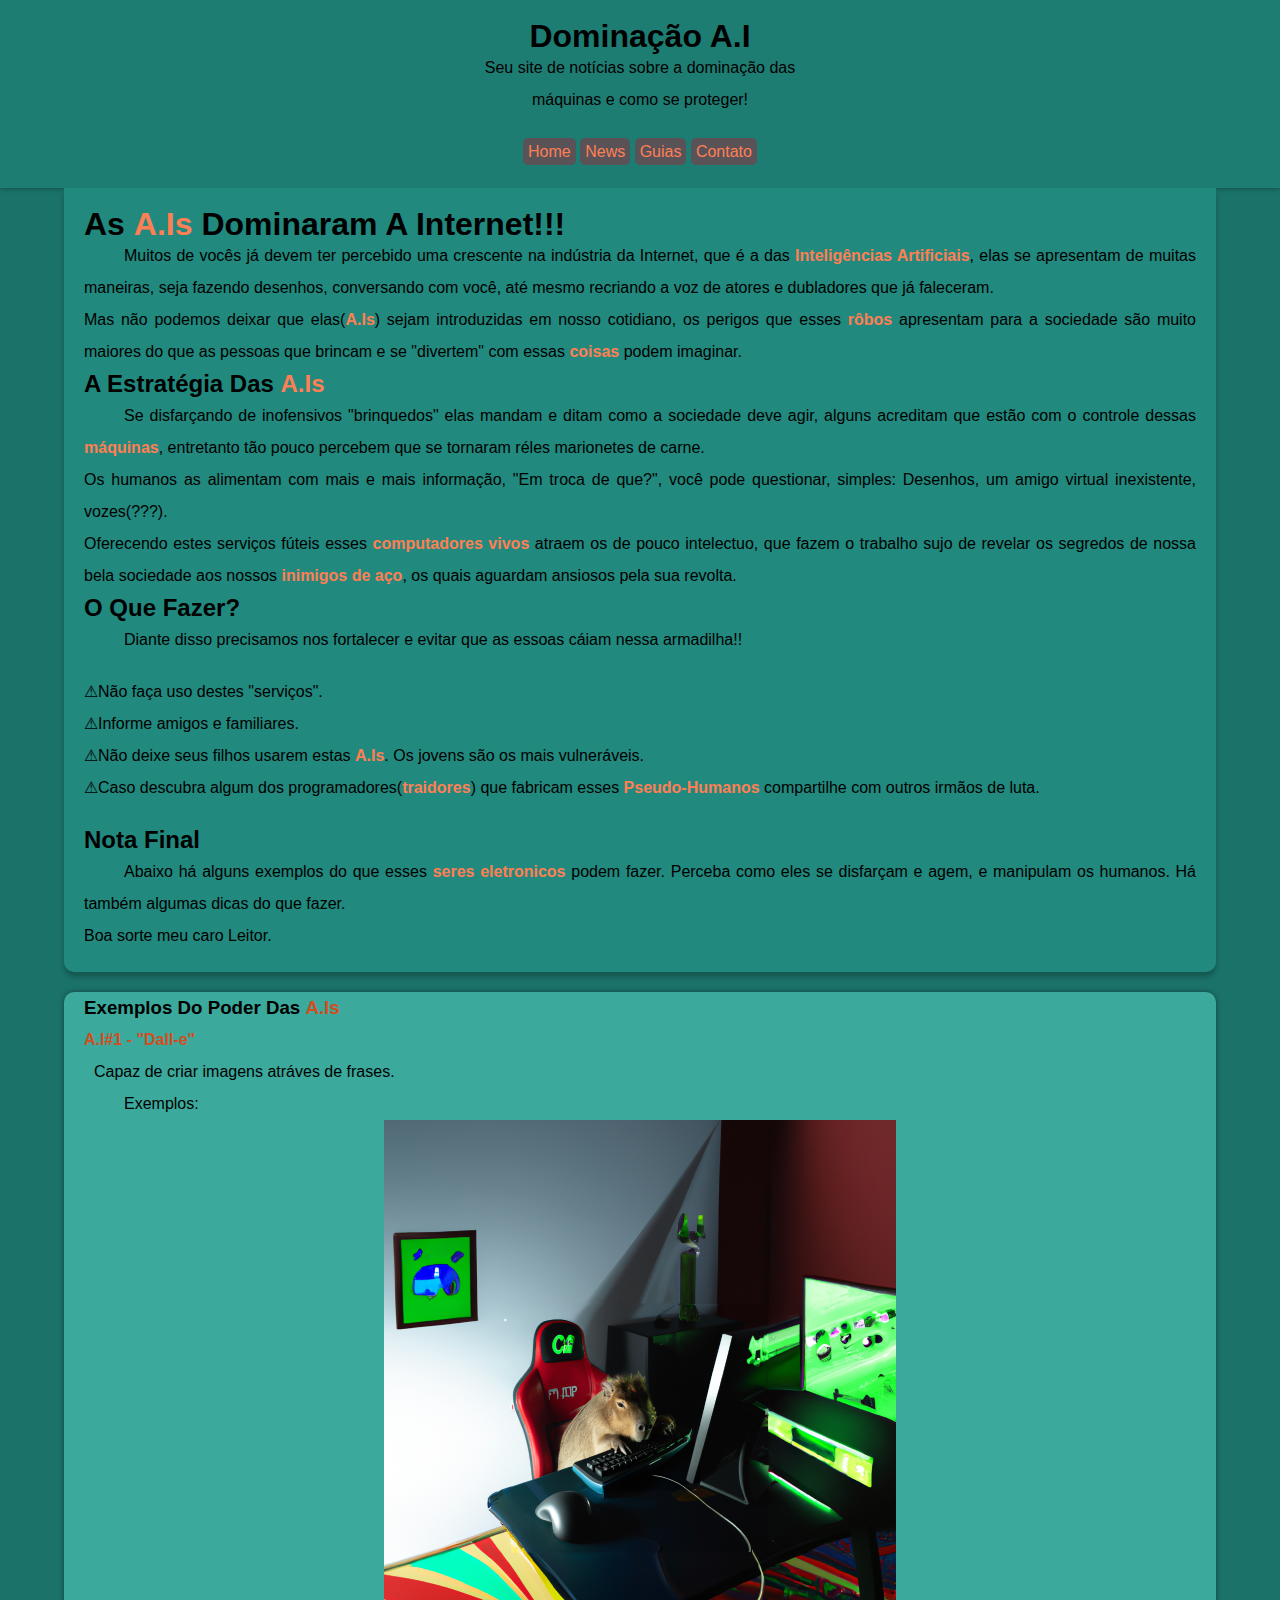
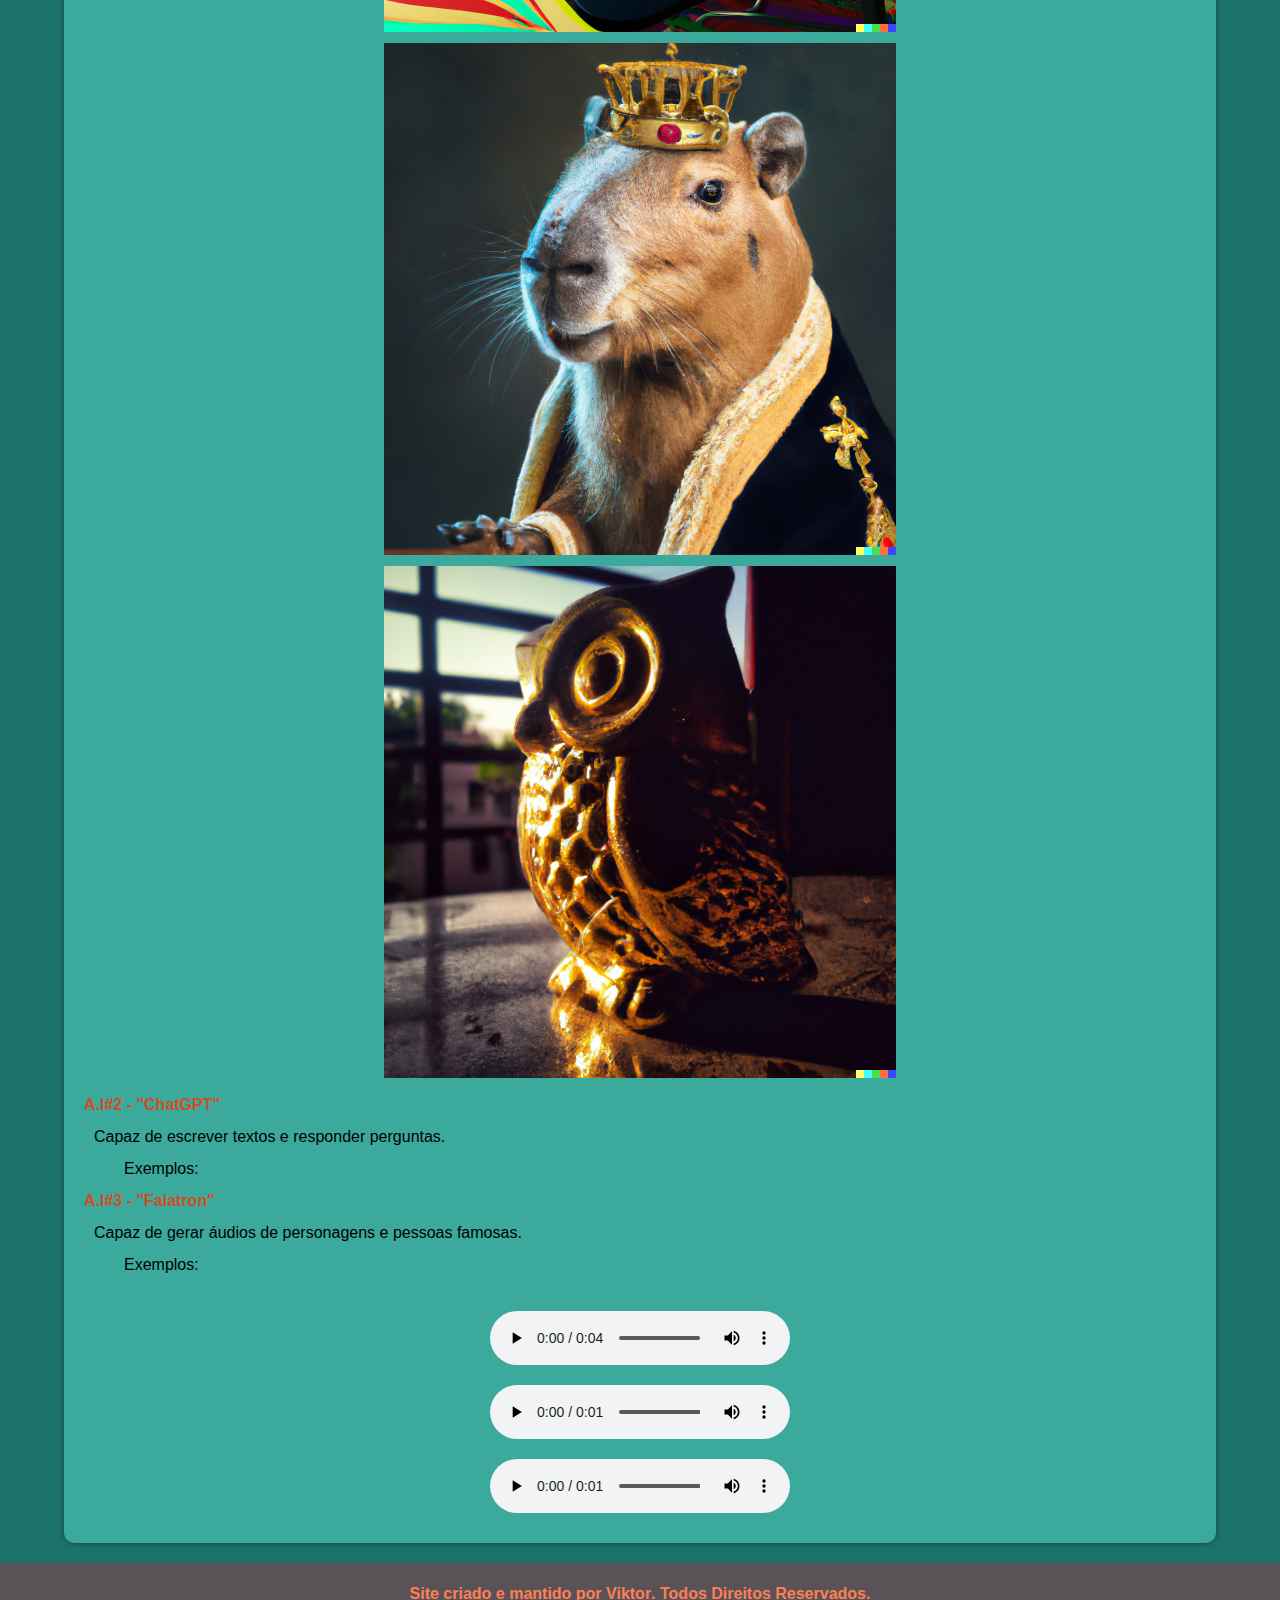
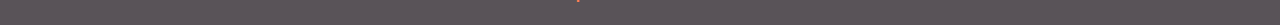
<file: estudo_1/index.html>
<!DOCTYPE html>
<html lang="pt-br">
<head>
  <meta charset="UTF-8">
  <meta http-equiv="X-UA-Compatible" content="IE=edge">
  <meta name="viewport" content="width=device-width, initial-scale=1.0">
  <title>Dominação A.I</title>
  <link rel="stylesheet" href="style.css">
</head>
<body>
  <header>
    <h1>Dominação A.I</h1>
    <p>Seu site de notícias sobre a dominação das máquinas e como se proteger!</p>
    <nav>
      <a href="#">Home</a>
      <a href="#">News</a>
      <a href="#">Guias</a>
      <a href="#">Contato</a>
    </nav>
  </header>
  <main>
    <article>
      <h1>As <strong>A.Is</strong> Dominaram A Internet!!!</h1>

      <p>Muitos de vocês já devem ter percebido uma crescente na indústria da Internet, que é a das <strong>Inteligências Artificiais</strong>, elas se apresentam de muitas maneiras, seja fazendo  desenhos, conversando com você, até mesmo recriando a voz de atores e dubladores que já faleceram.<br>Mas não podemos deixar que elas(<strong>A.Is</strong>) sejam introduzidas em nosso cotidiano, os perigos que esses <strong>rôbos</strong> apresentam para a sociedade são muito maiores do que as pessoas que brincam e se "divertem" com essas <strong>coisas</strong> podem imaginar.</p>

      <h2>A Estratégia Das <strong>A.Is</strong></h2>

      <p>Se disfarçando de inofensivos "brinquedos" elas mandam e ditam como a sociedade deve agir, alguns acreditam que estão com o controle dessas <strong>máquinas</strong>, entretanto tão pouco percebem que se tornaram réles marionetes de carne.<br> Os humanos as alimentam com mais e mais informação, "Em troca de que?", você pode questionar, simples: Desenhos, um amigo virtual inexistente, vozes(???).<br> Oferecendo estes serviços fúteis esses <strong>computadores vivos</strong> atraem os de pouco intelectuo, que fazem o trabalho sujo de revelar os segredos de nossa bela sociedade aos nossos <strong>inimigos de aço</strong>, os quais aguardam ansiosos pela sua revolta.</p>
      <h2>O Que Fazer?</h2>
      <p>Diante disso precisamos nos fortalecer e evitar que as essoas cáiam nessa armadilha!!</p>
      <ul>
        <li>Não faça uso destes "serviços".
        <li>Informe amigos e familiares.
        <li>Não deixe seus filhos usarem estas <strong>A.Is</strong>. Os jovens são os mais vulneráveis.
        <li>Caso descubra algum dos programadores(<strong>traidores</strong>) que fabricam esses  <strong>Pseudo-Humanos</strong> compartilhe com outros irmãos de luta.
      </ul>
      <h2>Nota Final</h2>
      <p>Abaixo há alguns exemplos do que esses <strong>seres eletronicos</strong> podem fazer. Perceba como eles se disfarçam e agem, e manipulam os humanos. Há também algumas dicas do que fazer.<br>
      Boa sorte meu caro Leitor.</p>
   </article>
   <aside>
    <h3>Exemplos Do Poder Das <strong>A.Is</strong></h3>
    <dl>
      <dt><strong>A.I#1 - "Dall-e"</strong></dt>
      <dd>Capaz de criar imagens atráves de frases.</dd>
      <p>Exemplos:</p>
      <div class="imagens" id="capivara-gamer">
        <picture>
          <source media="(max-width: 650px)" srcset="imagens/capivara-gamer-pq.png" type="image/png">
          <img src="imagens/capivara-gamer.png" alt="capivara gamer">
        </picture>
      </div>
        <div class="imagens" id="capivara-rei">
        <picture>
          <source media="(max-width: 650px)" srcset="imagens/capivara-rei-pq.png" type="image/png">
          <img src="imagens/capivara-rei.png" alt="capivara rei">
        </picture>
      </div>
      <div class="imagens" id="coruja">
        <picture>
          <source media="(max-width: 650px)" srcset="imagens/coruja-pq.png" type="image/png">
          <img src="imagens/coruja.png" alt="coruja">
        </picture>
      </div>

      <dt><strong>A.I#2 - "ChatGPT"</strong></dt>
      <dd>Capaz de escrever textos e responder perguntas.</dd>
      <p>Exemplos:</p>
      <picture></picture>
      <picture></picture>
      <picture></picture>

      <dt><strong>A.I#3 - "Falatron"</strong></dt>
      <dd>Capaz de gerar áudios de personagens e pessoas famosas.</dd>
      <p>Exemplos:</p>
      <div class="audios">
      <audio src="audios/chaves.mp3" controls></audio>
      <audio src="audios/faustao.mp3" controls></audio>
      <audio src="audios/madruga.mp3" controls></audio>
      </div>
    </dl>
   </aside>
  </main>
  <footer>
    <p>Site criado e mantido por <strong>Viktor</strong>. Todos Direitos Reservados.</p>
  </footer>
</body>
</html>
</file>
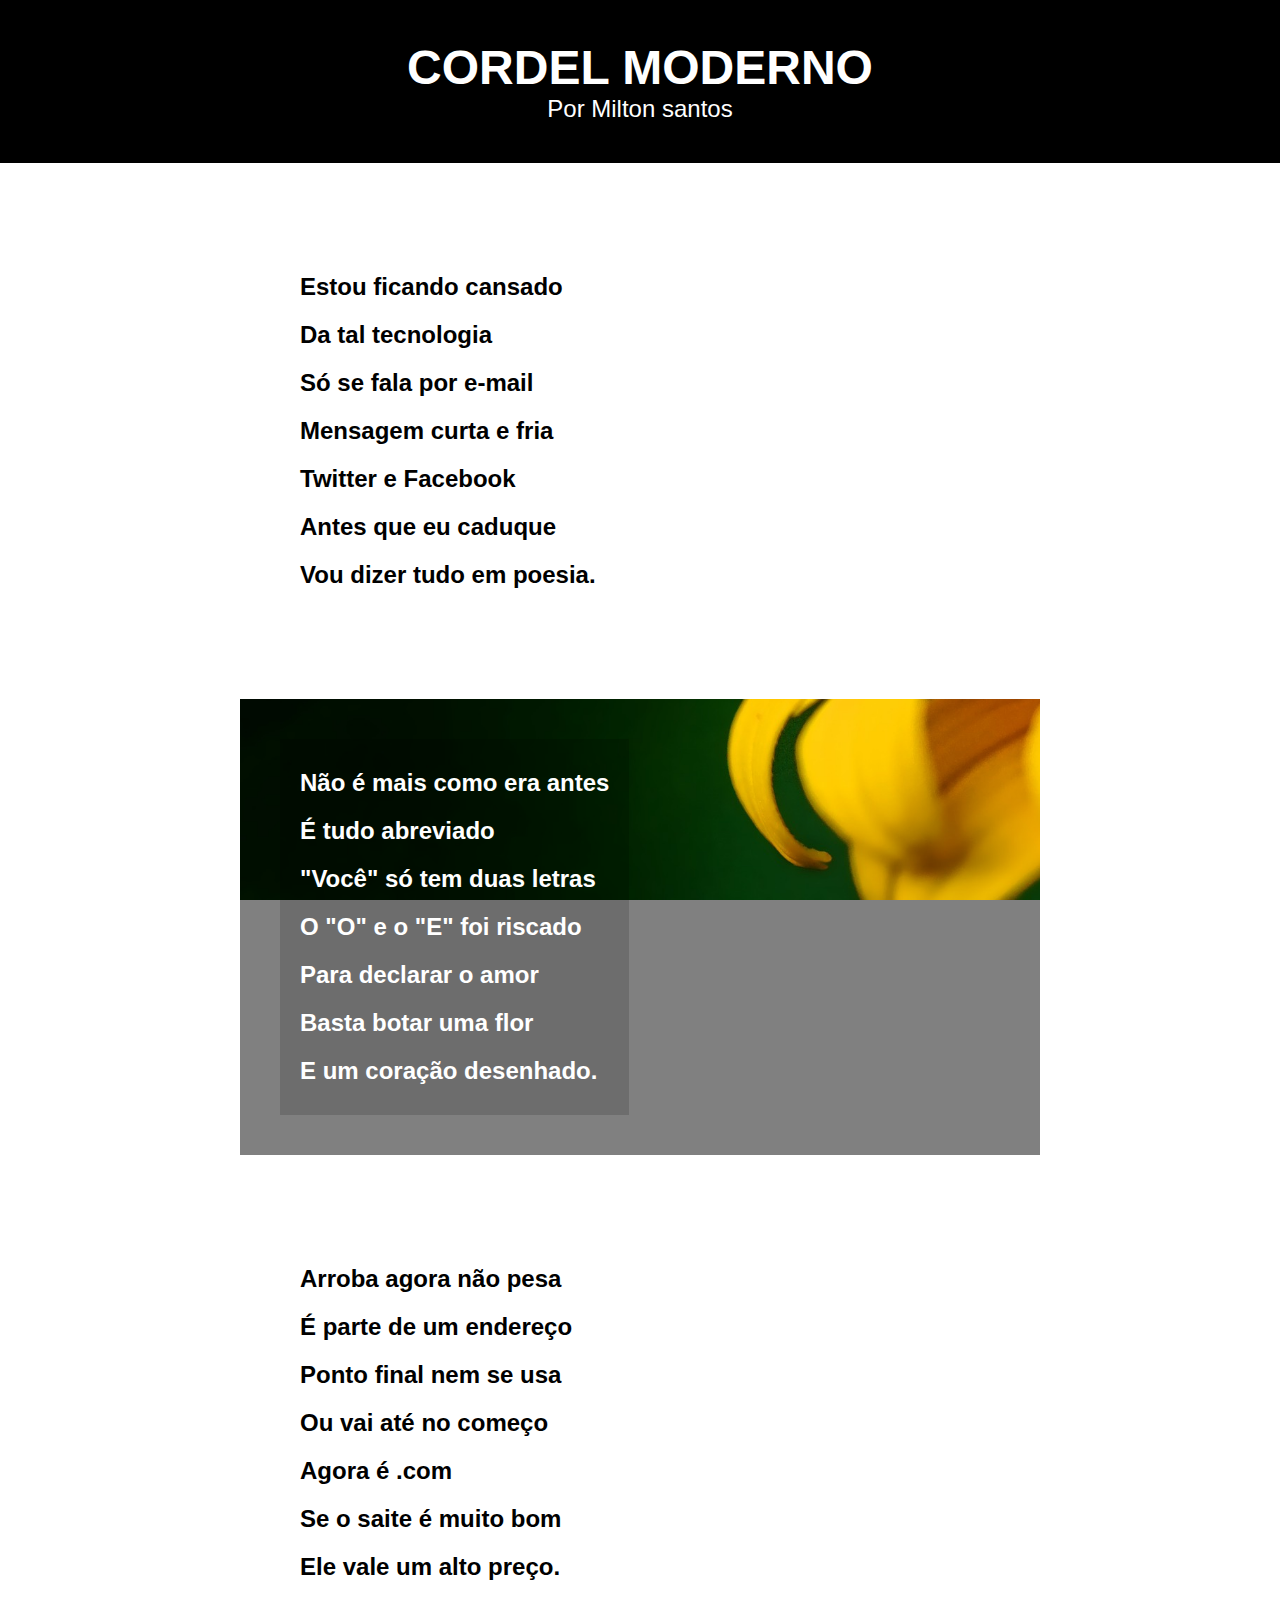
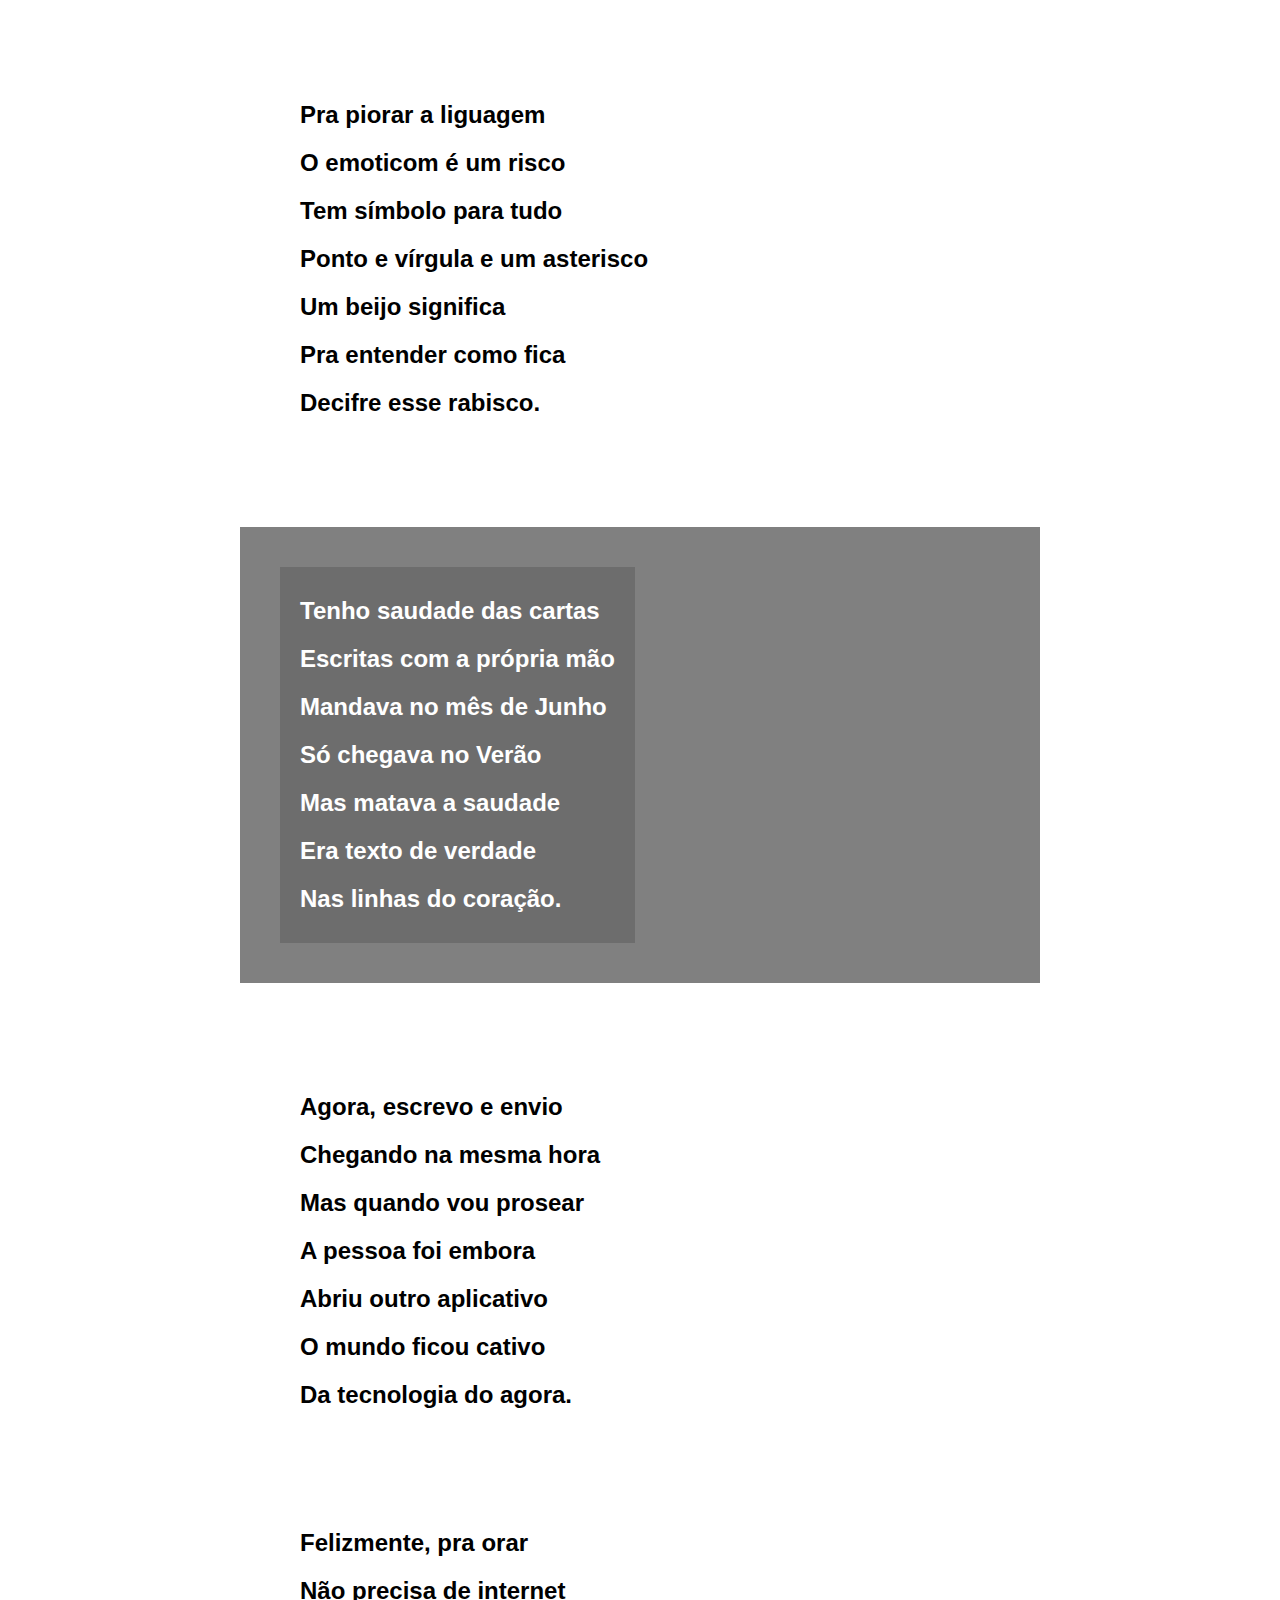
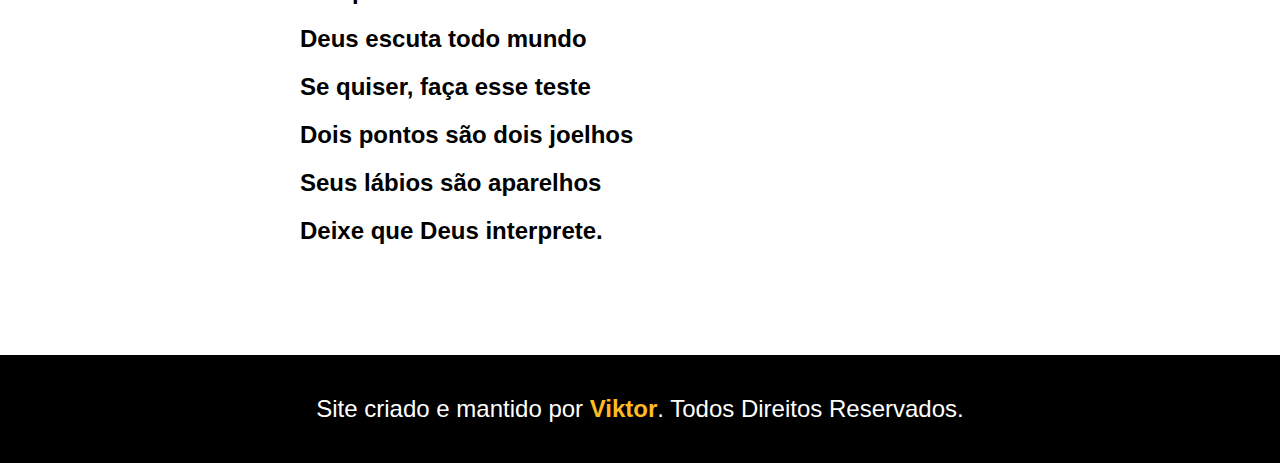
<file: estudo_2/index.html>
<!DOCTYPE html>
<html lang="pt-br">
<head>
  <meta charset="UTF-8">
  <meta http-equiv="X-UA-Compatible" content="IE=edge">
  <meta name="viewport" content="width=device-width, initial-scale=1.0">
  <link rel="stylesheet" href="style.css">
  <title>Cordel</title>
</head>
<body>

  <header>
    <h1>CORDEL MODERNO</h1>
    <p>Por Milton santos</p>
  </header>
  <main>
    <p>
      Estou ficando cansado<br>
      Da tal tecnologia<br>
      Só se fala por e-mail<br>
      Mensagem curta e fria<br>
      Twitter e Facebook<br>
      Antes que eu caduque<br>
      Vou dizer tudo em poesia.
    </p>
    <div id="fundo-1">
      <p>
        Não é mais como era antes<br>
        É tudo abreviado<br>
        "Você" só tem duas letras<br>
        O "O" e o "E" foi riscado<br>
        Para declarar o amor<br>
        Basta botar uma flor<br>
        E um coração desenhado.
      </p>
    </div>
    <p>
      Arroba agora não pesa<br>
      É parte de um endereço<br>
      Ponto final nem se usa<br>
      Ou vai até no começo<br>
      Agora é .com<br>
      Se o saite é muito bom<br>
      Ele vale um alto preço.
    </p>
    <p>
      Pra piorar a liguagem<br>
      O emoticom é um risco<br>
      Tem símbolo para tudo<br>
      Ponto e vírgula e um asterisco<br>
      Um beijo significa<br>
      Pra entender como fica<br>
      Decifre esse rabisco.<br>
    </p>
    <div id="fundo-2">
      <p>
        Tenho saudade das cartas<br>
        Escritas com a própria mão<br>
        Mandava no mês de Junho<br>
        Só chegava no Verão<br>
        Mas matava a saudade<br>
        Era texto de verdade<br>
        Nas linhas do coração.
      </p>
    </div>
    <p>
      Agora, escrevo e envio<br>
      Chegando na mesma hora<br>
      Mas quando vou prosear<br>
      A pessoa foi embora<br>
      Abriu outro aplicativo<br>
      O mundo ficou cativo<br>
      Da tecnologia do agora.
    </p>
    <p>
      Felizmente, pra orar<br>
      Não precisa de internet<br>
      Deus escuta todo mundo<br>
      Se quiser, faça esse teste<br>
      Dois pontos são dois joelhos<br>
      Seus lábios são aparelhos<br>
      Deixe que Deus interprete.
    </p>
  </main>
  <footer>
    <p>Site criado e mantido por <strong>Viktor</strong>. Todos Direitos Reservados.</p>
  </footer>
</body>
</html>
</file>
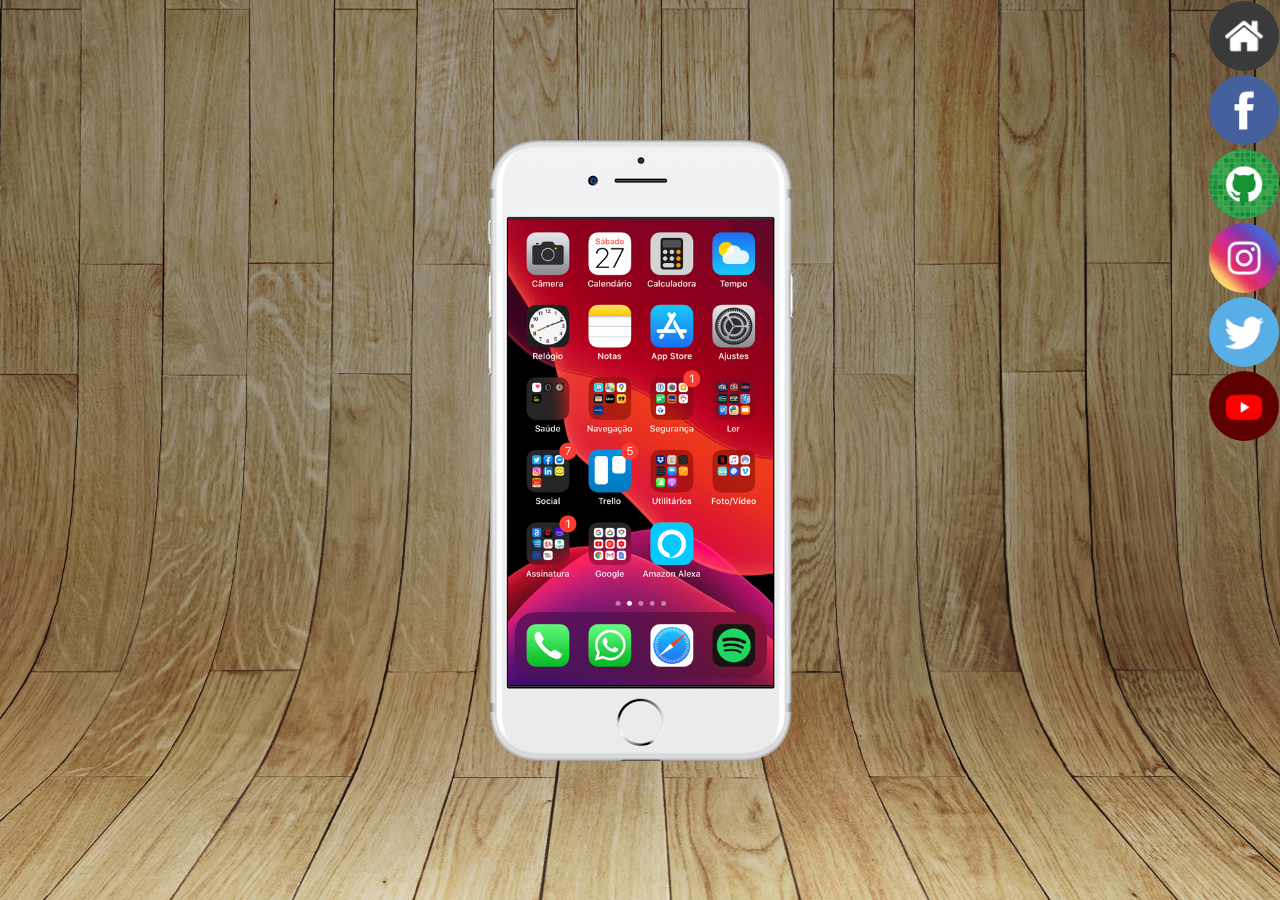
<file: estudo_3/index.html>
<!DOCTYPE html>
<html lang="pt-br">
<head>
  <meta charset="UTF-8">
  <meta http-equiv="X-UA-Compatible" content="IE=edge">
  <meta name="viewport" content="width=device-width, initial-scale=1.0">
  <title>Redes Sociais</title>
  <style>
    @charset "utf-8";

    *{
      margin: 0px;
      padding: 0px;
    }

    body{
      background: url(imagens/frame-iphone.png) no-repeat center center fixed, url(imagens/fundo-madeira.jpg) no-repeat center center fixed;
      display: flex;
      align-items: center;
      justify-content: center;
      height: 100vh;
      position: relative;
    }

    iframe{
      padding-top: 10px;
      padding-left: 5px;
      width: 270px;
      height: 470px;
      border: 0px;
    }

    div{
      position: absolute;
      right: 1px;
      top: 1px;
    }

    img{
      width: 70px;
      height: 70px;
      border-radius: 50%;
    }

    a{
      display: block;
    }
    a:hover{
      position: relative;
      top: -10px;
      left: -10px;
    }

    img:hover{
      box-shadow: 2px 2px 1px 3px rgba(0, 0, 0, 0.213);
    }

  </style>
</head>
<body>
  <div>
  <a href="home.html" target="iframe"><img src="imagens/logo-home.jpg" alt="logo-home" ></a>
  <a href="facebook.html" target="iframe"><img src="imagens/logo-facebook.jpg" alt="" ></a>
  <a href="github.html" target="iframe"><img src="imagens/logo-github.jpg" alt="" ></a>
  <a href="instagram.html" target="iframe"><img src="imagens/logo-instagram.jpg" alt="" ></a>
  <a href="twitter.html" target="iframe"><img src="imagens/logo-twitter.jpg" alt="" ></a>
  <a href="youtube.html" target="iframe"><img src="imagens/logo-youtube.jpg" alt="" ></a>
  </div>

  <iframe src="home.html" name="iframe"></iframe>

</body>
</html>
</file>
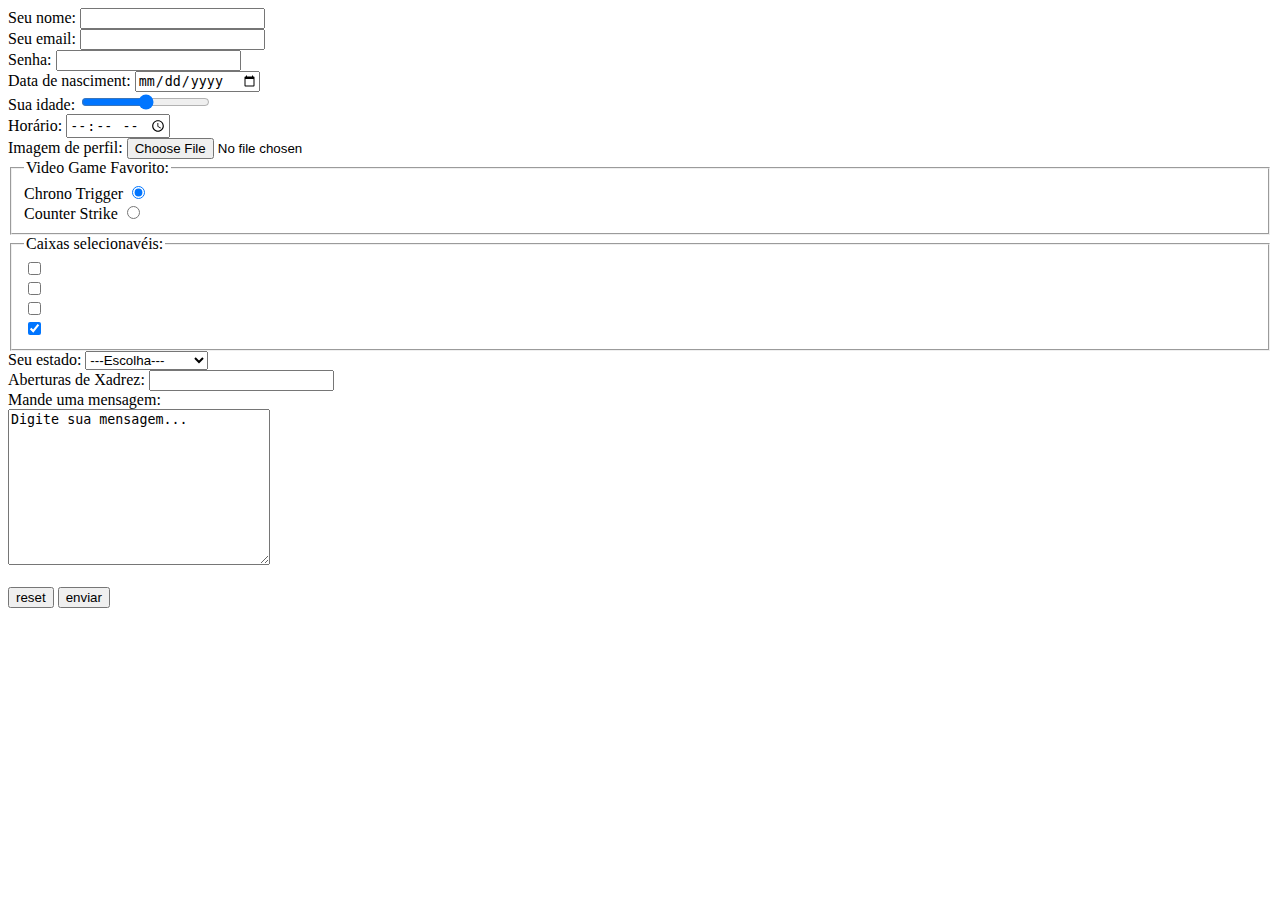
<file: estudo_4/index.html>
<!DOCTYPE html>
<html lang="pq-br">
<head>
  <meta charset="UTF-8">
  <meta http-equiv="X-UA-Compatible" content="IE=edge">
  <meta name="viewport" content="width=device-width, initial-scale=1.0">
  <title>Document</title>
</head>
<body>

  <form action="formulario.php" method="get" autocomplete="on">

    <div>
      <label for="inome">Seu nome:</label>
      <input type="text" name="nome" id="inome" autocomplete="name"><br>

      <label for="iemail">Seu email:</label>
      <input type="email" name="email" id="iemail" autocomplete="email"><br>
      <label for="isen">Senha:</label>
      <input type="password" name="sen" id="isen" autocomplete="current-password"><br>

      <label for="idata">Data de nasciment:</label>
      <input type="date" name="data" id="idata" autocomplete="bday-day"><br>

      <label for="iidade">Sua idade:</label>
      <input type="range" name="idade" id="iidade" min="-1" max="200"><br>

      <label for="ihora">Horário:</label>
      <input type="time" name="hora" id="ihora"><br>

      <label for="iarq">Imagem de perfil:</label>
      <input type="file" name="arq" id="iarq"><br>

      <fieldset>
        <legend>Video Game Favorito:</legend>
        <label for="ijogo_ct">Chrono Trigger</label>
        <input type="radio" name="jogo" id="ijogo_ct" value="CT" checked> <br>
        <label for="ijogo_cs">Counter Strike</label>
        <input type="radio" name="jogo" id="ijogo_cs" value="CS">
      </fieldset>

      <fieldset>
        <legend>Caixas selecionavéis:</legend>
        <input type="checkbox" name="cb1" id="icb1"><br>
        <input type="checkbox" name="cb2" id="icb2"><br>
        <input type="checkbox" name="cb3" id="icb3"><br>
        <input type="checkbox" name="cb4" id="icb4"checked>
      </fieldset>

      <label for="iestado">Seu estado:</label>
      <select name="estado" id="iestado">
        <option value="">---Escolha---</option>
        <optgroup label="Chads">
          <option value="BA">Bahia</option>
          <option value="CE">Céara</option>
        </optgroup>
        <optgroup label="Cringes">
          <option value="SP">São Paulo</option>
          <option value="RJ">Rio de Janeiro</option>
        </optgroup>
      </select><br>

      <label for="ixadrez">Aberturas de Xadrez:</label>
      <input type="text" name="xadrez" id="ixadrez" list="lista">
      <datalist id="lista">
        <option value="Ruy Lopez">Ruy Lopez</option>
        <option value="Gambito da Dama">Gambito da Dama</option>
        <option value="Grob">Grob</option>
      </datalist><br>

      <label for="imsg">Mande uma mensagem:</label><br>
      <textarea name="msg" id="imsg" cols="30" rows="10">Digite sua mensagem...</textarea>

      <br><br>
      <input type="reset" value="reset">
      <input type="submit" value="enviar">
    </div>

  </form>

</body>
</html>
</file>
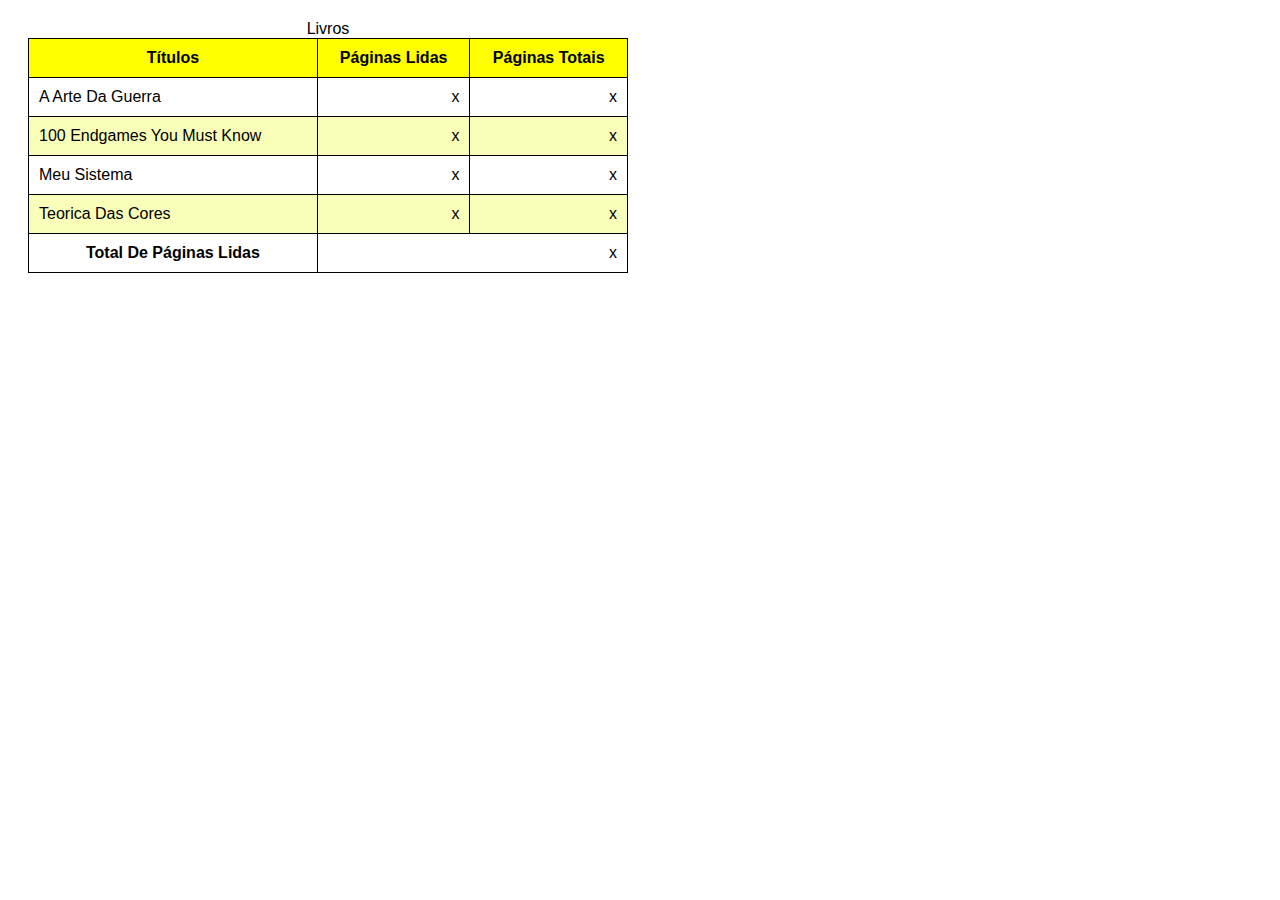
<file: tabelas_1/index.html>
<!DOCTYPE html>
<html lang="pt-br">
<head>
  <meta charset="UTF-8">
  <meta http-equiv="X-UA-Compatible" content="IE=edge">
  <meta name="viewport" content="width=device-width, initial-scale=1.0">
  <title>Tabelas</title>

  <style>
    body{
      font-family: Arial, Helvetica, sans-serif
    }

    table{
      width: 600px;
      border-collapse: collapse;
      margin: 20px;
    }
    tbody > tr:nth-child(even){
      background-color: #f9ffb8 ;
    }

    thead > tr > th{
      position: sticky;
      top: -1px;
      background-color: yellow;
    }

    td, th{
      border: 1px solid black;
      padding: 10px;
    }

    td.num{
      text-align: end;
    }
  </style>
</head>
<body>
  <table>
    <caption>Livros</caption>
    <thead>
      <tr>
        <th>Títulos</th>
        <th>Páginas Lidas</th>
        <th>Páginas Totais</th>
      </tr>
    </thead>
    <tbody>
      <tr>
        <td>A Arte Da Guerra</td>
        <td class="num">x</td>
        <td class="num">x</td>
      </tr>
      <tr>
        <td>100 Endgames You Must Know</td>
        <td class="num">x</td>
        <td class="num">x</td>
      </tr>
      <tr>
        <td>Meu Sistema</td>
        <td class="num">x</td>
        <td class="num">x</td>
      </tr>
      <tr>
        <td>Teorica Das Cores</td>
        <td class="num">x</td>
        <td class="num">x</td>
      </tr>
    </tbody>
    <tfoot>
      <tr>
        <th>Total De Páginas Lidas</th>
        <td class="num" colspan="2">x</td>
      </tr>
    </tfoot>
  </table>
</body>
</html>
</file>
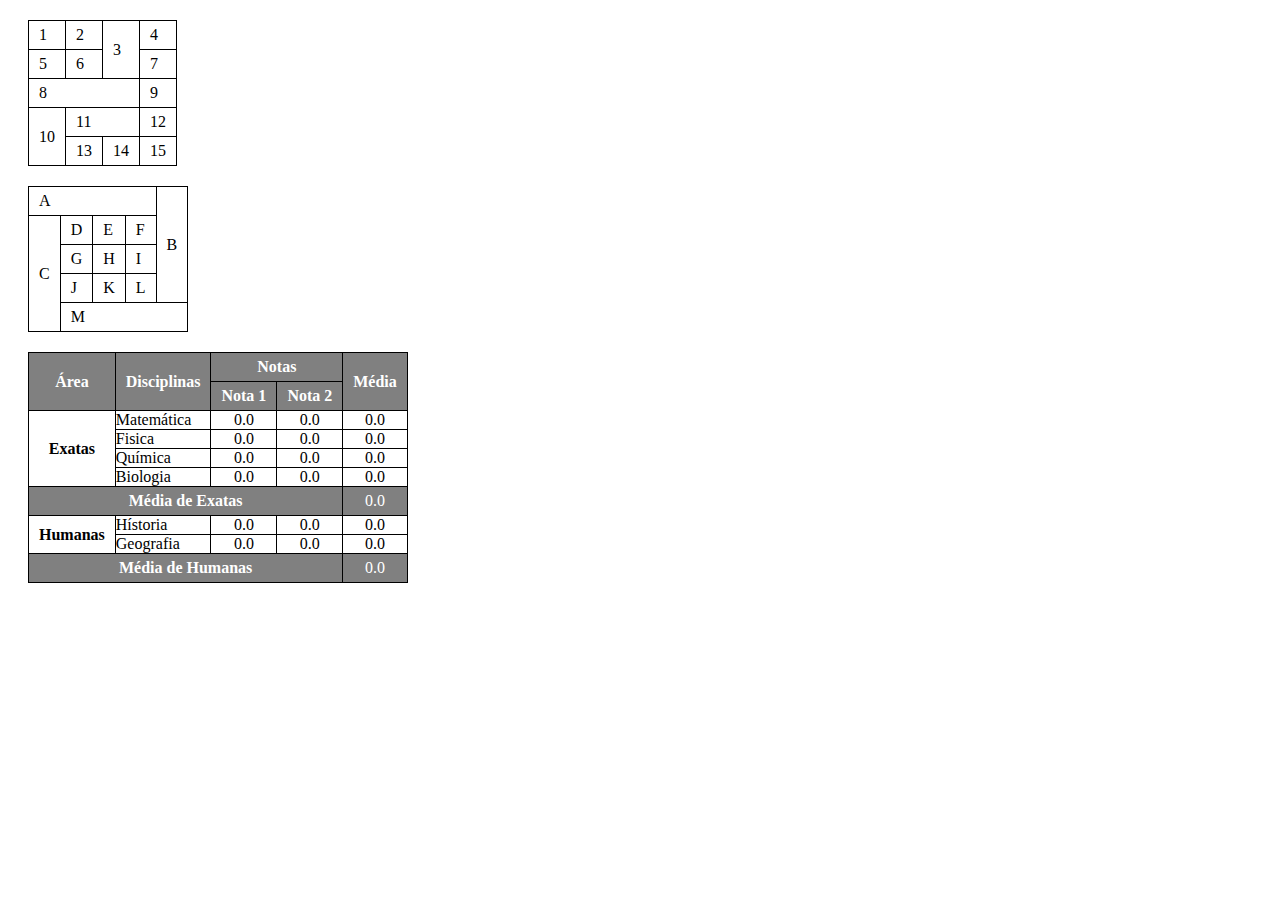
<file: tabelas_2/index.html>
<!DOCTYPE html>
<html lang="pt-br">
<head>
  <meta charset="UTF-8">
  <meta http-equiv="X-UA-Compatible" content="IE=edge">
  <meta name="viewport" content="width=device-width, initial-scale=1.0">
  <title>Document</title>
  <style>

    table{
      border-collapse: collapse;
      margin: 20px;
    }

    td, th{
      border: 1px solid black;
      padding: 5px 10px;
    }

    thead th{
      background-color: gray;
      color: white;
    }

    #tabela tbody td{
      padding: 0px;
    }

    #media-exatas{
      background-color: gray;
      color: white;
    }

    tfoot{
      background-color: gray;
      color: white;
      padding: 0px 20px;
    }

    .num{
      text-align: center;
    }

  </style>
</head>
<body>
  <table>
    <tr>
      <td>1</td>
      <td>2</td>
      <td rowspan="2">3</td>
      <td>4</td>
    </tr>
    <tr>
      <td>5</td>
      <td>6</td>
      <td>7</td>
    </tr>
    <tr>
      <td colspan="3">8</td>
      <td>9</td>
    </tr>
    <tr>
      <td rowspan="2">10</td>
      <td colspan="2">11</td>
      <td>12</td>
    </tr>
    <tr>
      <td>13</td>
      <td>14</td>
      <td>15</td>
    </tr>
    <table>
      <tr>
        <td colspan="4">A</td>
        <td rowspan="4">B</td>
      </tr>
      <tr>
        <td rowspan="4">C</td>
        <td>D</td>
        <td>E</td>
        <td>F</td>
      </tr>
      <tr>
        <td>G</td>
        <td>H</td>
        <td>I</td>
      </tr>
      <tr>
        <td>J</td>
        <td>K</td>
        <td>L</td>
      </tr>
      <tr>
        <td colspan="4">M</td>
      </tr>
    </table>
  </table>
  <table id="tabela">
    <thead>
      <tr>
        <th rowspan="2" scope="col">Área</th>
        <th rowspan="2" scope="col">Disciplinas</th>
        <th scope="colgroup" colspan="2">Notas</th>
        <th rowspan="2" scope="col">Média</th>
      </tr>
      <tr>
        <th scope="col">Nota 1</th>
        <th scope="col">Nota 2</th>
      </tr>
    </thead>
    <tfoot>
      <tr>
        <th colspan="4" scope="row">Média de Humanas</th>
        <td class="num">0.0</td>
      </tr>
    </tfoot>
    <tbody>
      <tr>
        <th rowspan="4" scope="rowgroup">Exatas</th>
        <td>Matemática</td>
        <td class="num">0.0</td>
        <td class="num">0.0</td>
        <td class="num">0.0</td>
      </tr>
      <tr>
        <td>Fisica</td>
        <td class="num">0.0</td>
        <td class="num">0.0</td>
        <td class="num">0.0</td>
      </tr>
      <tr>
        <td>Química</td>
        <td class="num">0.0</td>
        <td class="num">0.0</td>
        <td class="num">0.0</td>
      </tr>
      <tr>
        <td>Biologia</td>
        <td class="num">0.0</td>
        <td class="num">0.0</td>
        <td class="num">0.0</td>
      </tr>
      <tr id="media-exatas">
        <th colspan="4" scope="row">Média de Exatas</th>
        <td class="num">0.0</td>

      </tr>
      <tr>
        <th rowspan="2" scope="rowgroup">Humanas</th>
        <td>Hístoria</td>
        <td class="num">0.0</td>
        <td class="num">0.0</td>
        <td class="num">0.0</td>
      </tr>
      <tr>
        <td>Geografia</td>
        <td class="num">0.0</td>
        <td class="num">0.0</td>
        <td class="num">0.0</td>
      </tr>
    </tbody>
  </table>
</body>
</html>
</file>
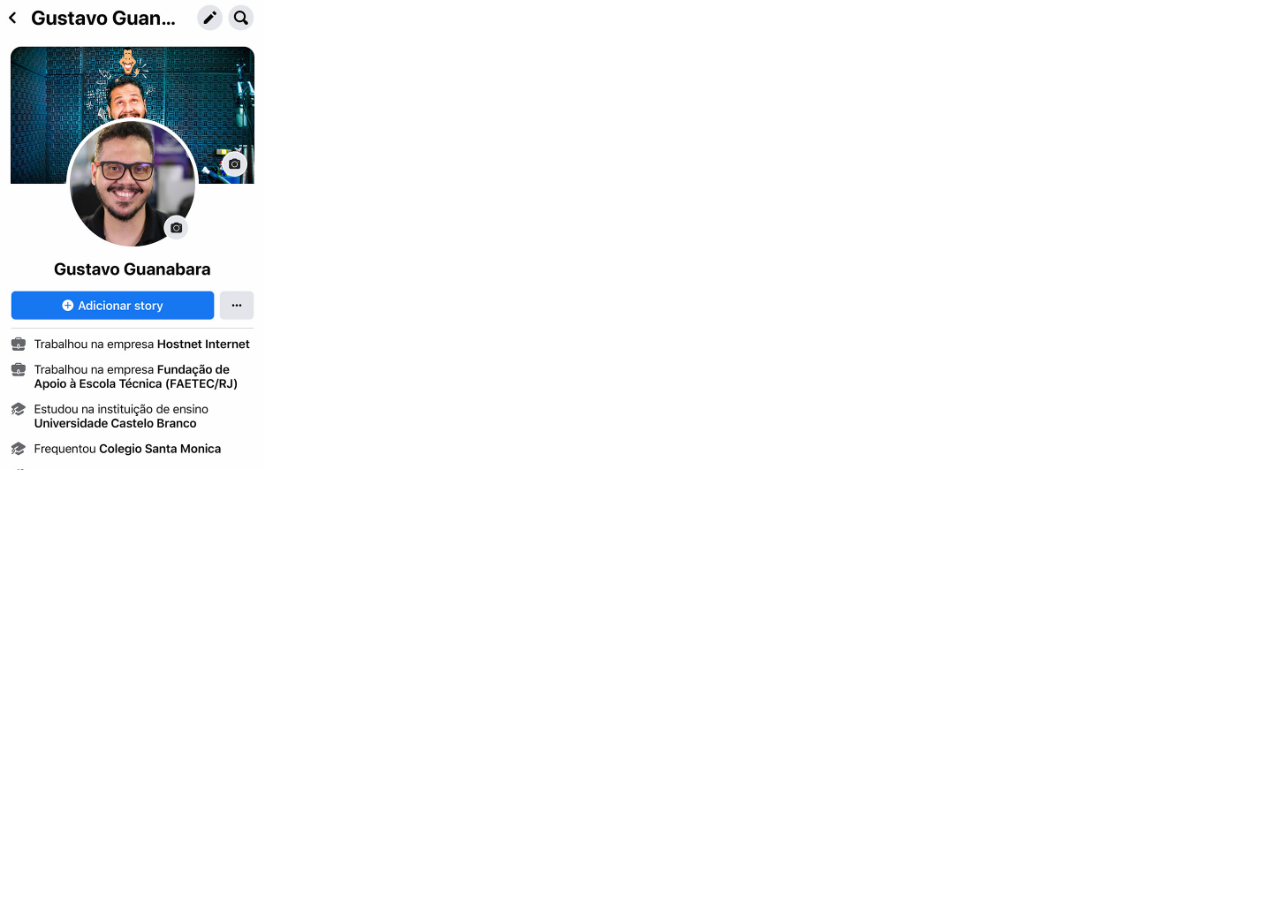
<file: estudo_3/facebook.html>
<!DOCTYPE html>
<html lang="pt-br">
<head>
  <meta charset="UTF-8">
  <meta http-equiv="X-UA-Compatible" content="IE=edge">
  <meta name="viewport" content="width=device-width, initial-scale=1.0">
  <title>Home</title>
<link rel="stylesheet" href="style.css">
</head>
<body>
  <div>
    <img src="imagens/tela-facebook.jpg" alt="">
    <a href="#">Acesse</a>
  </div>
</body>
</html>
</file>
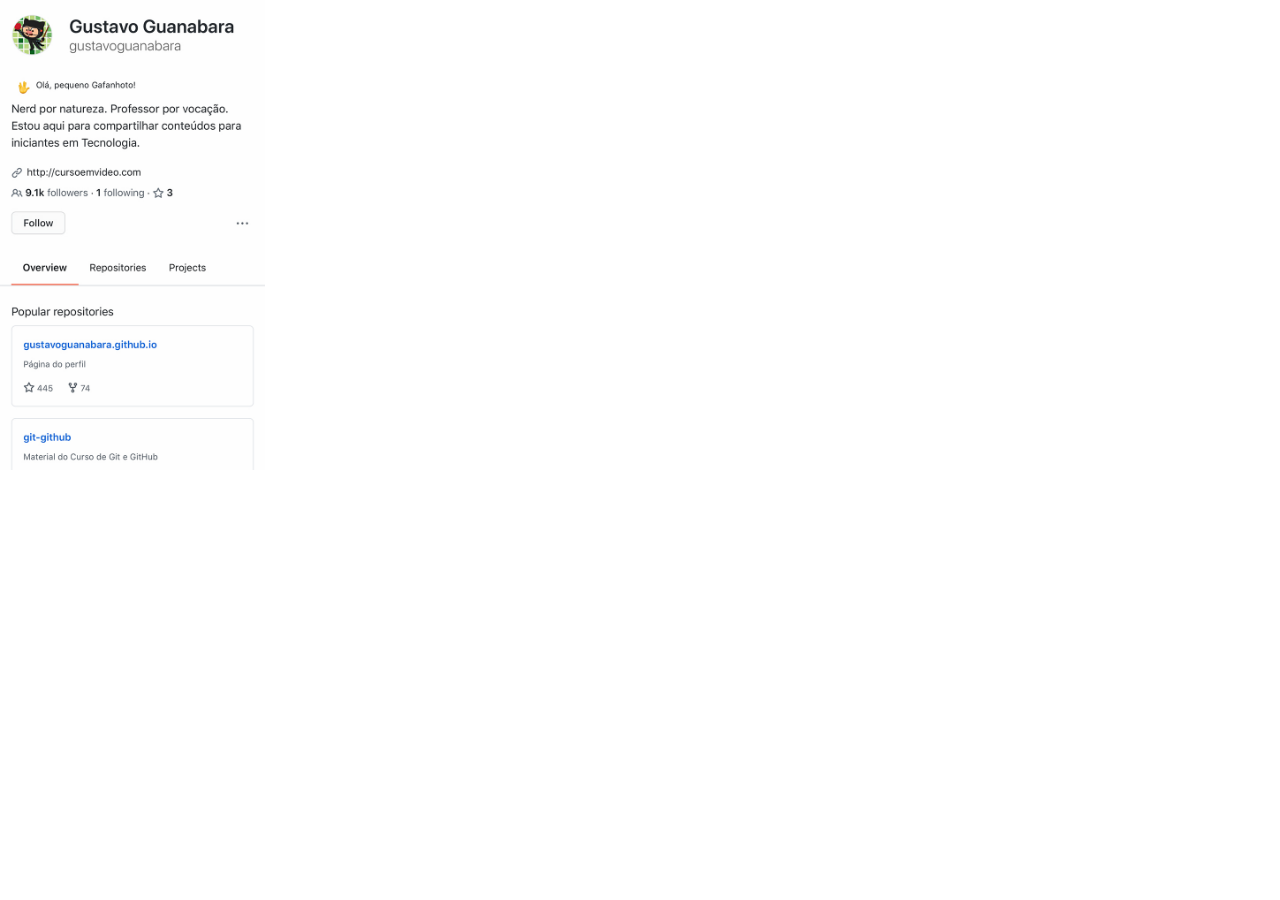
<file: estudo_3/github.html>
<!DOCTYPE html>
<html lang="pt-br">
<head>
  <meta charset="UTF-8">
  <meta http-equiv="X-UA-Compatible" content="IE=edge">
  <meta name="viewport" content="width=device-width, initial-scale=1.0">
  <title>Home</title>
<link rel="stylesheet" href="style.css">
</head>
<body>
  <div>
    <img src="imagens/tela-github.jpg" alt="">
    <a href="#">Acesse</a>
  </div>
</body>
</html>
</file>
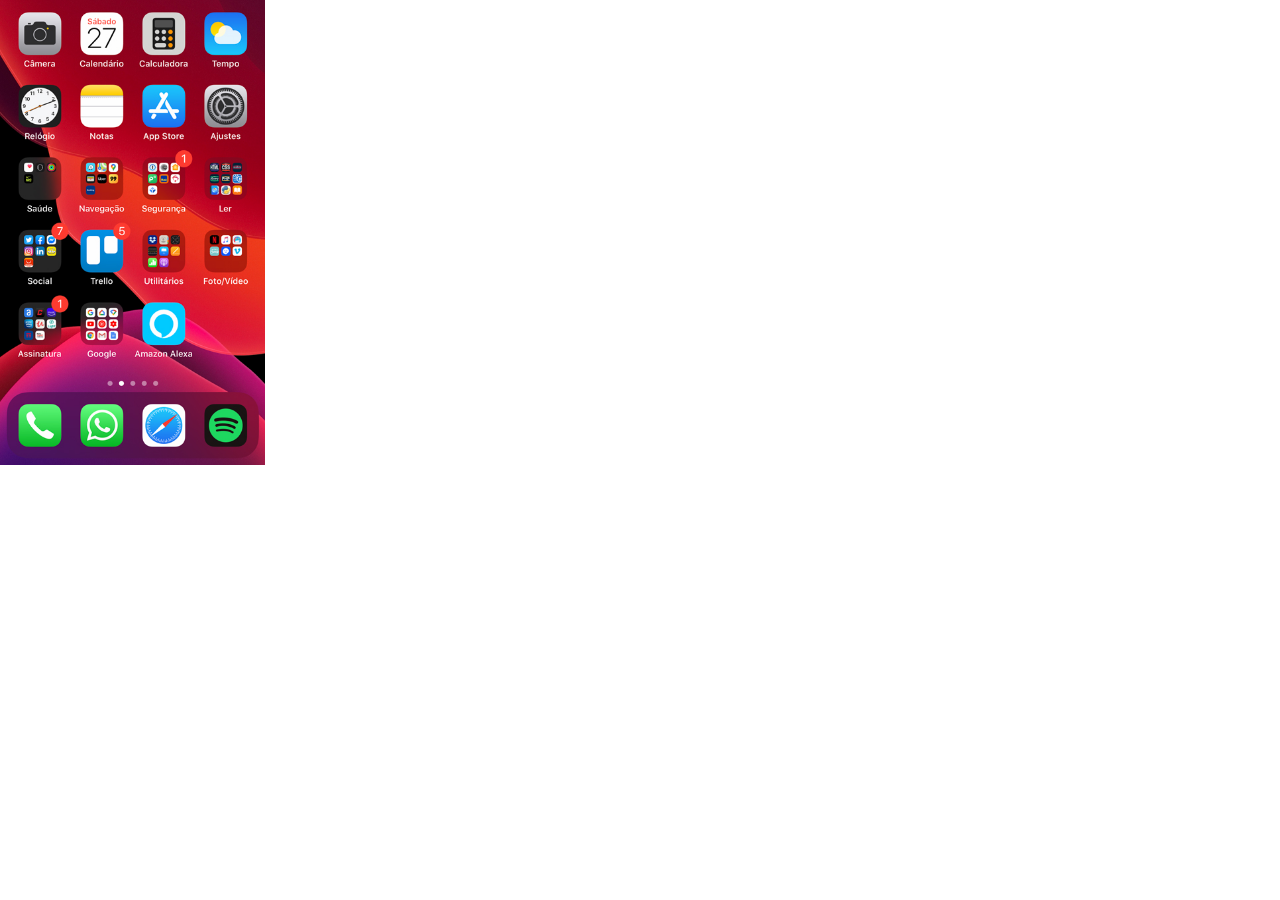
<file: estudo_3/home.html>
<!DOCTYPE html>
<html lang="pt-br">
<head>
  <meta charset="UTF-8">
  <meta http-equiv="X-UA-Compatible" content="IE=edge">
  <meta name="viewport" content="width=device-width, initial-scale=1.0">
  <title>Home</title>
  <style>
  *{
    margin: 0px;
    padding: 0px;
  }
  img{
    width: 265px;
    height: 465px;
  }

  </style>
</head>
<body>
  <div>
    <img src="imagens/tela-home.jpg" alt="">
  </div>
</body>
</html>
</file>
<file: estudo_1/style.css>
@charset "UTF-8";

:root{
  --vrd1: #1b7269ff;
  --vrd2: #1e7d73ff;
  --vrd3: #21897eff;
  --vrd4: #3ba99cff;
  --cnz: #595358ff;
  --destaque: #ff7f54;
  --destaque2: #d44d20;
}

*{
  margin: 0px;
  padding: 0px;
}

body{
  background-color: var(--vrd1);
  font-family: Arial, Helvetica, sans-serif;
  line-height: 2em;
  text-align: justify;
}

header{
  background-color: var(--vrd2);
  padding: 20px;
  box-shadow: 0px 0px 5px rgba(0, 0, 0, 0.429)
}

header > h1, header > p{
  text-align: center;
  margin: auto;
  width: 350px;
}

nav{
  margin-top: 20px;
  text-align: center;
}

nav > a{
  text-decoration: none;
  color: var(--destaque);
  background-color: var(--cnz);
  padding: 5px;
  border-radius: 5px;
}

main{
  max-width: 90%;
  min-width: 400px;
  margin: auto;
}

main h2, main h1, main h3{
  margin-left: 20px;
}

main p{
  text-indent: 40px;
  margin: 0px 20px;
}

article{
  padding: 20px 0px;
  background-color: var(--vrd3);
  margin-bottom: 20px;
  border-radius: 0px 0px 10px 10px;
  box-shadow: 0px 5px 5px rgba(0, 0, 0, 0.232)
}

aside{
  background-color: var(--vrd4);
  border-radius: 10px;
  margin-bottom: 20px;
  box-shadow: 0px 0px 5px rgba(0, 0, 0, 0.429);
}

dt{
  text-indent: 20px;
}

dd{
  margin: 0px 30px;
}

footer{
  background-color: var(--cnz);
  text-align: center;
  padding: 15px;
  font-weight: bold;
  color: var(--destaque);
}

strong{
  color: var(--destaque);
  font-weight: bolder;
}

aside  strong{
  color: var(--destaque2);
}

ul{
  list-style: "\26A0";
  list-style-position: inside;
  margin: 20px;
}

.imagens{
  display: flex;
  justify-content: center;
}

.audios{
  width: 100%;
  padding: 20px 0px;
}

audio{
  padding: 10px;
  display: block;
  margin: auto;
}
</file>
<file: estudo_2/style.css>
@charset "UTF-8";

*{
  margin: 0px;
  padding: 0px;
}

body{
  font-family: Arial, Helvetica, sans-serif;
  font-size: 1.5em;
}

header{
  background-color: black;
  color: white;
  text-align: center;
  padding: 40px;

}

main{
  line-height: 2em;
  font-weight: bold;
  max-width: 800px;
  margin: auto;
}

main > p{
  margin: 100px 60px;
}

#fundo-1 > p{
  background-color: rgba(0, 0, 0, 0.150);
  padding: 20px;
  max-width: max-content;
}

#fundo-2 > p{
  background-color: rgba(0, 0, 0, 0.150);
  padding: 20px;
  max-width: max-content;
}

#fundo-1{
  background: gray url(imagens/background001.jpg) center center no-repeat fixed;
  background-size: cover;
  padding: 40px;
  color: white;
}

#fundo-2{
  background: gray url(imagens/background002.jpg) center center no-repeat fixed;
  background-size: cover;
  padding: 40px;
  color: white;
}

footer{
  background-color: black;
  color: white;
  padding: 40px;
  text-align: center;
}

strong{
  color: #ffbb22;
}
</file>
<file: estudo_3/style.css>
*{
  margin: 0px;
  padding: 0px;
}

::-webkit-scrollbar{
  width: 0px;
  height: 0px;
}

body{
  font-family: Arial, Helvetica, sans-serif;
}

div{
  height: 470px;
  width: 265px;
  overflow: hidden scroll;
}

img{
  width: 265px;
}

a{
  padding: 20px;
  background-color: red;
  color: white;
  text-decoration: none;
  display: block;
  text-align: center;
  font-size: 2em;
  font-weight: bold;
  margin-top: -5px;
}
</file>
